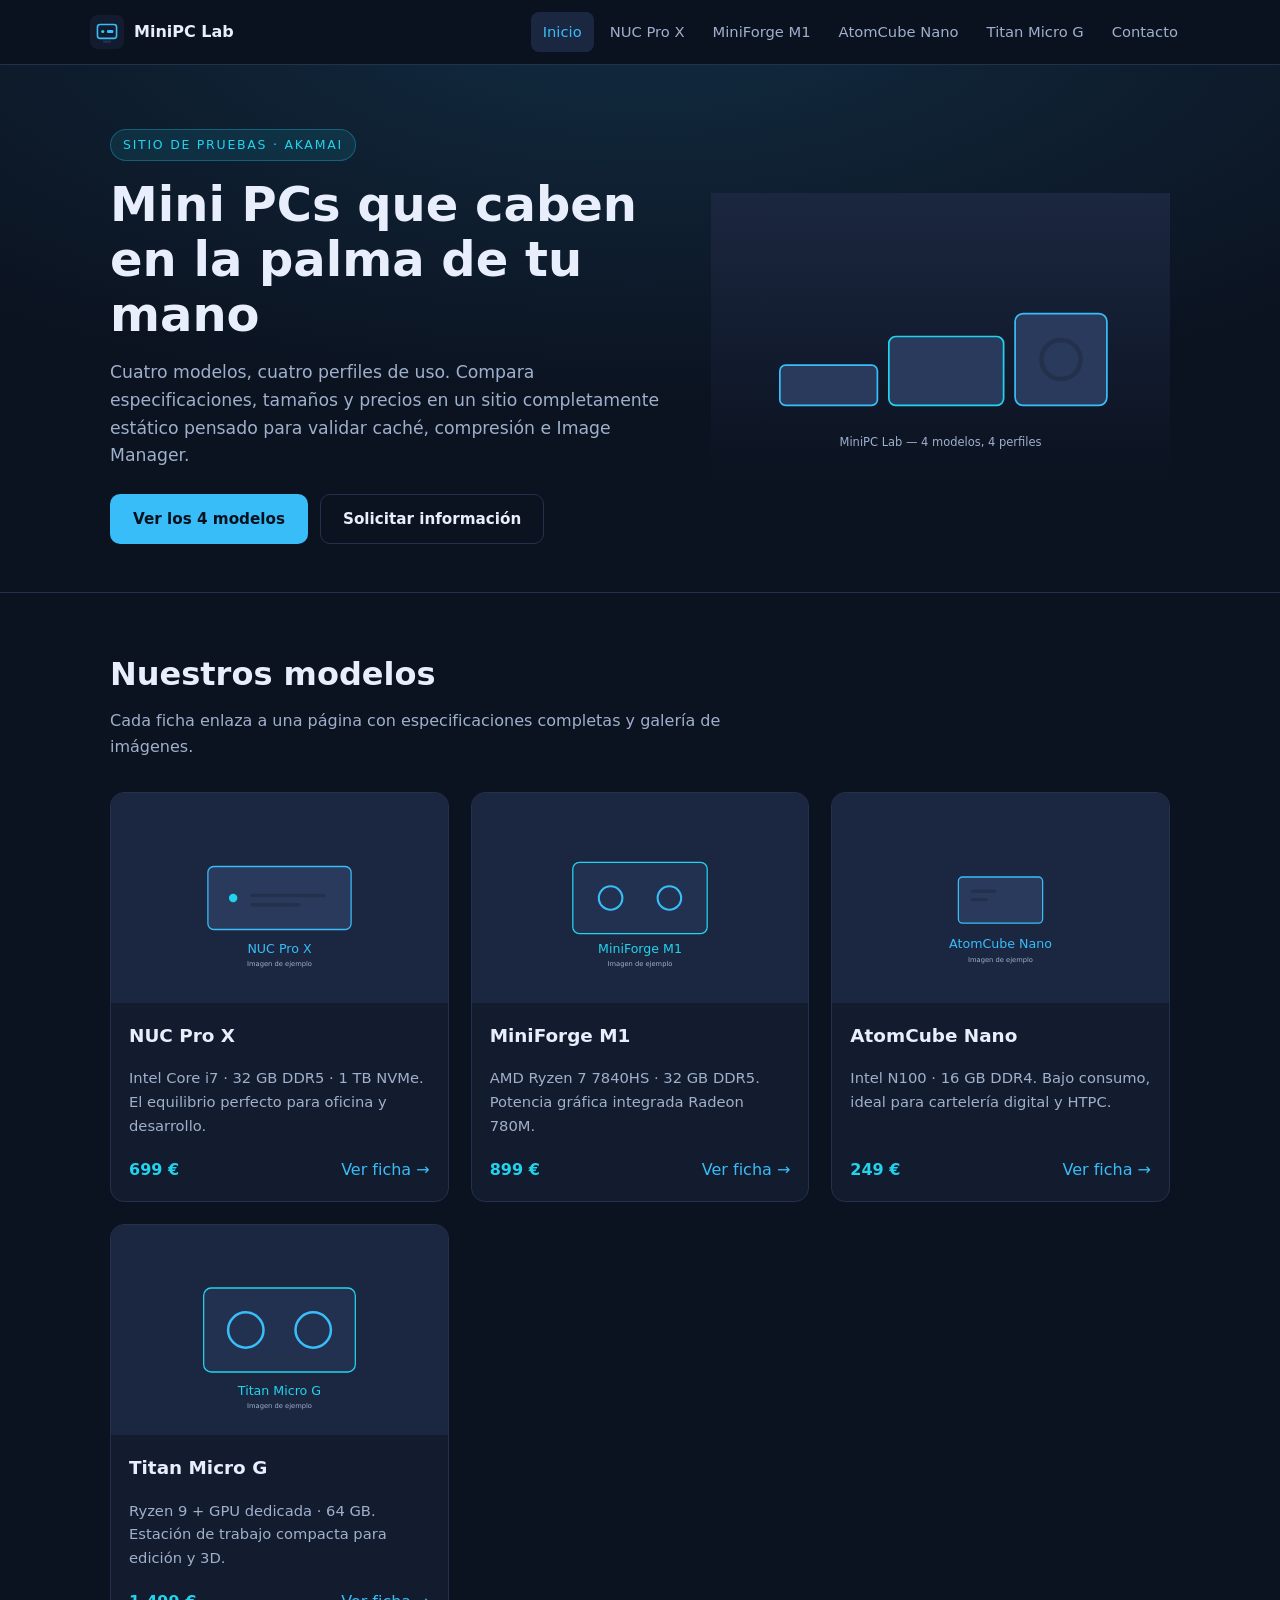
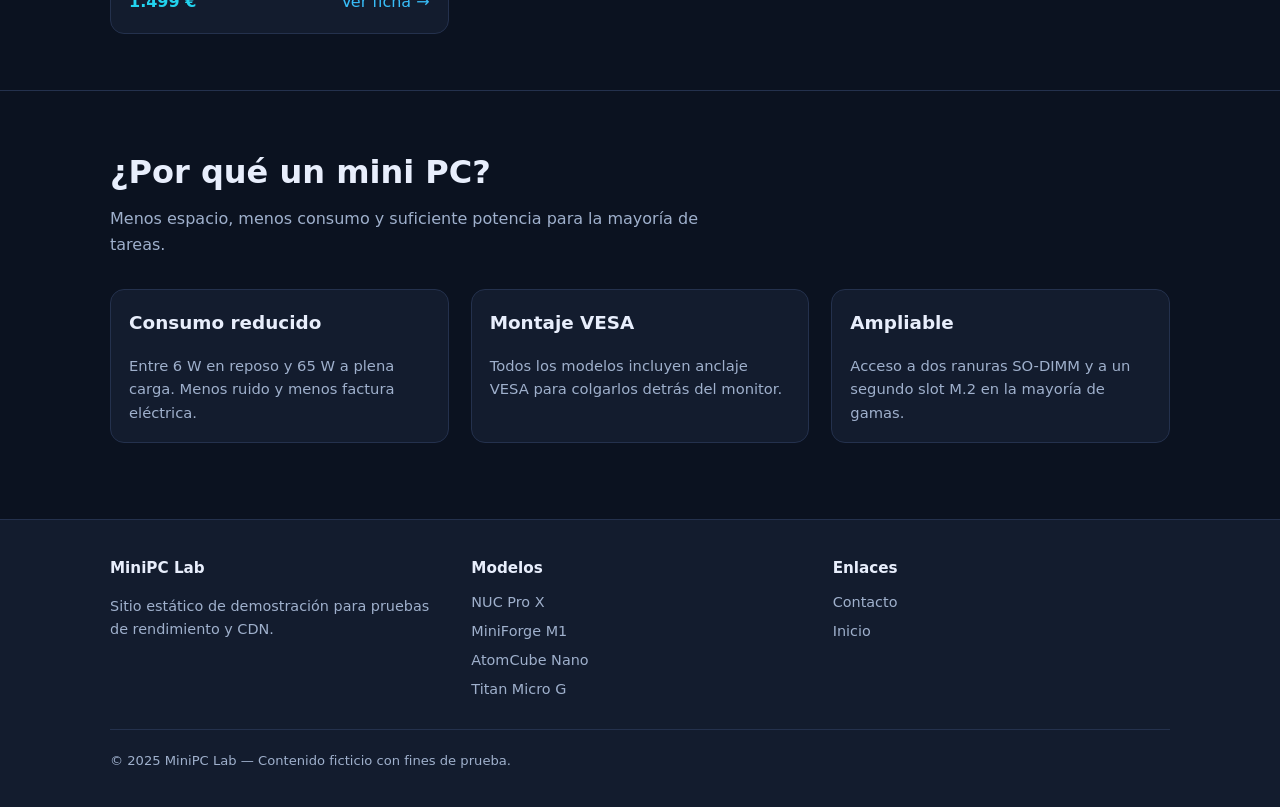
<file: index.html>
<!DOCTYPE html>
<html lang="es">
<head>
<meta charset="UTF-8">
<meta name="viewport" content="width=device-width, initial-scale=1.0">
<title>MiniPC Lab — Comparativa de mini PCs</title>
<meta name="description" content="Catálogo estático de mini PCs: NUC Pro X, MiniForge M1, AtomCube Nano y Titan Micro G. Especificaciones, fotos y precios.">
<link rel="stylesheet" href="css/estilos.css">
</head>
<body>

<header class="site-header">
  <div class="wrap header-inner">
    <a class="brand" href="index.html">
      <img src="img/logo.svg" alt="Logotipo MiniPC Lab">
      MiniPC Lab
    </a>
    <nav class="nav" aria-label="Navegación principal">
      <a href="index.html" aria-current="page">Inicio</a>
      <a href="nuc-pro-x.html">NUC Pro X</a>
      <a href="miniforge-m1.html">MiniForge M1</a>
      <a href="atomcube-nano.html">AtomCube Nano</a>
      <a href="titan-micro-g.html">Titan Micro G</a>
      <a href="contacto.html">Contacto</a>
    </nav>
  </div>
</header>

<main>

  <div class="hero">
    <div class="wrap hero-grid">
      <div>
        <span class="eyebrow">Sitio de pruebas · Akamai</span>
        <h1>Mini PCs que caben en la palma de tu mano</h1>
        <p class="lead">
          Cuatro modelos, cuatro perfiles de uso. Compara especificaciones,
          tamaños y precios en un sitio completamente estático pensado para
          validar caché, compresión e Image Manager.
        </p>
        <div class="btn-row">
          <a class="btn btn-primary" href="#modelos">Ver los 4 modelos</a>
          <a class="btn btn-ghost" href="contacto.html">Solicitar información</a>
        </div>
      </div>
      <img src="img/hero.svg" alt="Ilustración de tres mini PCs de distintos tamaños" width="800" height="500">
    </div>
  </div>

  <section id="modelos">
    <div class="wrap">
      <h2 class="section-title">Nuestros modelos</h2>
      <p class="section-sub">Cada ficha enlaza a una página con especificaciones completas y galería de imágenes.</p>

      <div class="grid">

        <article class="card">
          <img src="img/modelo-nuc.svg" alt="Mini PC NUC Pro X en color gris" width="800" height="500">
          <div class="card-body">
            <h3>NUC Pro X</h3>
            <p>Intel Core i7 · 32 GB DDR5 · 1 TB NVMe. El equilibrio perfecto para oficina y desarrollo.</p>
            <div class="card-foot">
              <span class="price">699 €</span>
              <a href="nuc-pro-x.html">Ver ficha →</a>
            </div>
          </div>
        </article>

        <article class="card">
          <img src="img/modelo-miniforge.svg" alt="Mini PC MiniForge M1 en color negro" width="800" height="500">
          <div class="card-body">
            <h3>MiniForge M1</h3>
            <p>AMD Ryzen 7 7840HS · 32 GB DDR5. Potencia gráfica integrada Radeon 780M.</p>
            <div class="card-foot">
              <span class="price">899 €</span>
              <a href="miniforge-m1.html">Ver ficha →</a>
            </div>
          </div>
        </article>

        <article class="card">
          <img src="img/modelo-atomcube.svg" alt="Mini PC AtomCube Nano de pequeño tamaño" width="800" height="500">
          <div class="card-body">
            <h3>AtomCube Nano</h3>
            <p>Intel N100 · 16 GB DDR4. Bajo consumo, ideal para cartelería digital y HTPC.</p>
            <div class="card-foot">
              <span class="price">249 €</span>
              <a href="atomcube-nano.html">Ver ficha →</a>
            </div>
          </div>
        </article>

        <article class="card">
          <img src="img/modelo-titan.svg" alt="Mini PC Titan Micro G con gráfica dedicada" width="800" height="500">
          <div class="card-body">
            <h3>Titan Micro G</h3>
            <p>Ryzen 9 + GPU dedicada · 64 GB. Estación de trabajo compacta para edición y 3D.</p>
            <div class="card-foot">
              <span class="price">1.499 €</span>
              <a href="titan-micro-g.html">Ver ficha →</a>
            </div>
          </div>
        </article>

      </div>
    </div>
  </section>

  <section>
    <div class="wrap">
      <h2 class="section-title">¿Por qué un mini PC?</h2>
      <p class="section-sub">Menos espacio, menos consumo y suficiente potencia para la mayoría de tareas.</p>
      <div class="grid">
        <div class="card"><div class="card-body">
          <h3>Consumo reducido</h3>
          <p>Entre 6 W en reposo y 65 W a plena carga. Menos ruido y menos factura eléctrica.</p>
        </div></div>
        <div class="card"><div class="card-body">
          <h3>Montaje VESA</h3>
          <p>Todos los modelos incluyen anclaje VESA para colgarlos detrás del monitor.</p>
        </div></div>
        <div class="card"><div class="card-body">
          <h3>Ampliable</h3>
          <p>Acceso a dos ranuras SO-DIMM y a un segundo slot M.2 en la mayoría de gamas.</p>
        </div></div>
      </div>
    </div>
  </section>

</main>

<footer class="site-footer">
  <div class="wrap">
    <div class="footer-grid">
      <div>
        <h4>MiniPC Lab</h4>
        <p>Sitio estático de demostración para pruebas de rendimiento y CDN.</p>
      </div>
      <div>
        <h4>Modelos</h4>
        <ul>
          <li><a href="nuc-pro-x.html">NUC Pro X</a></li>
          <li><a href="miniforge-m1.html">MiniForge M1</a></li>
          <li><a href="atomcube-nano.html">AtomCube Nano</a></li>
          <li><a href="titan-micro-g.html">Titan Micro G</a></li>
        </ul>
      </div>
      <div>
        <h4>Enlaces</h4>
        <ul>
          <li><a href="contacto.html">Contacto</a></li>
          <li><a href="index.html">Inicio</a></li>
        </ul>
      </div>
    </div>
    <div class="footer-bottom">
      © 2025 MiniPC Lab — Contenido ficticio con fines de prueba.
    </div>
  </div>
</footer>

</body>
</html>
</file>
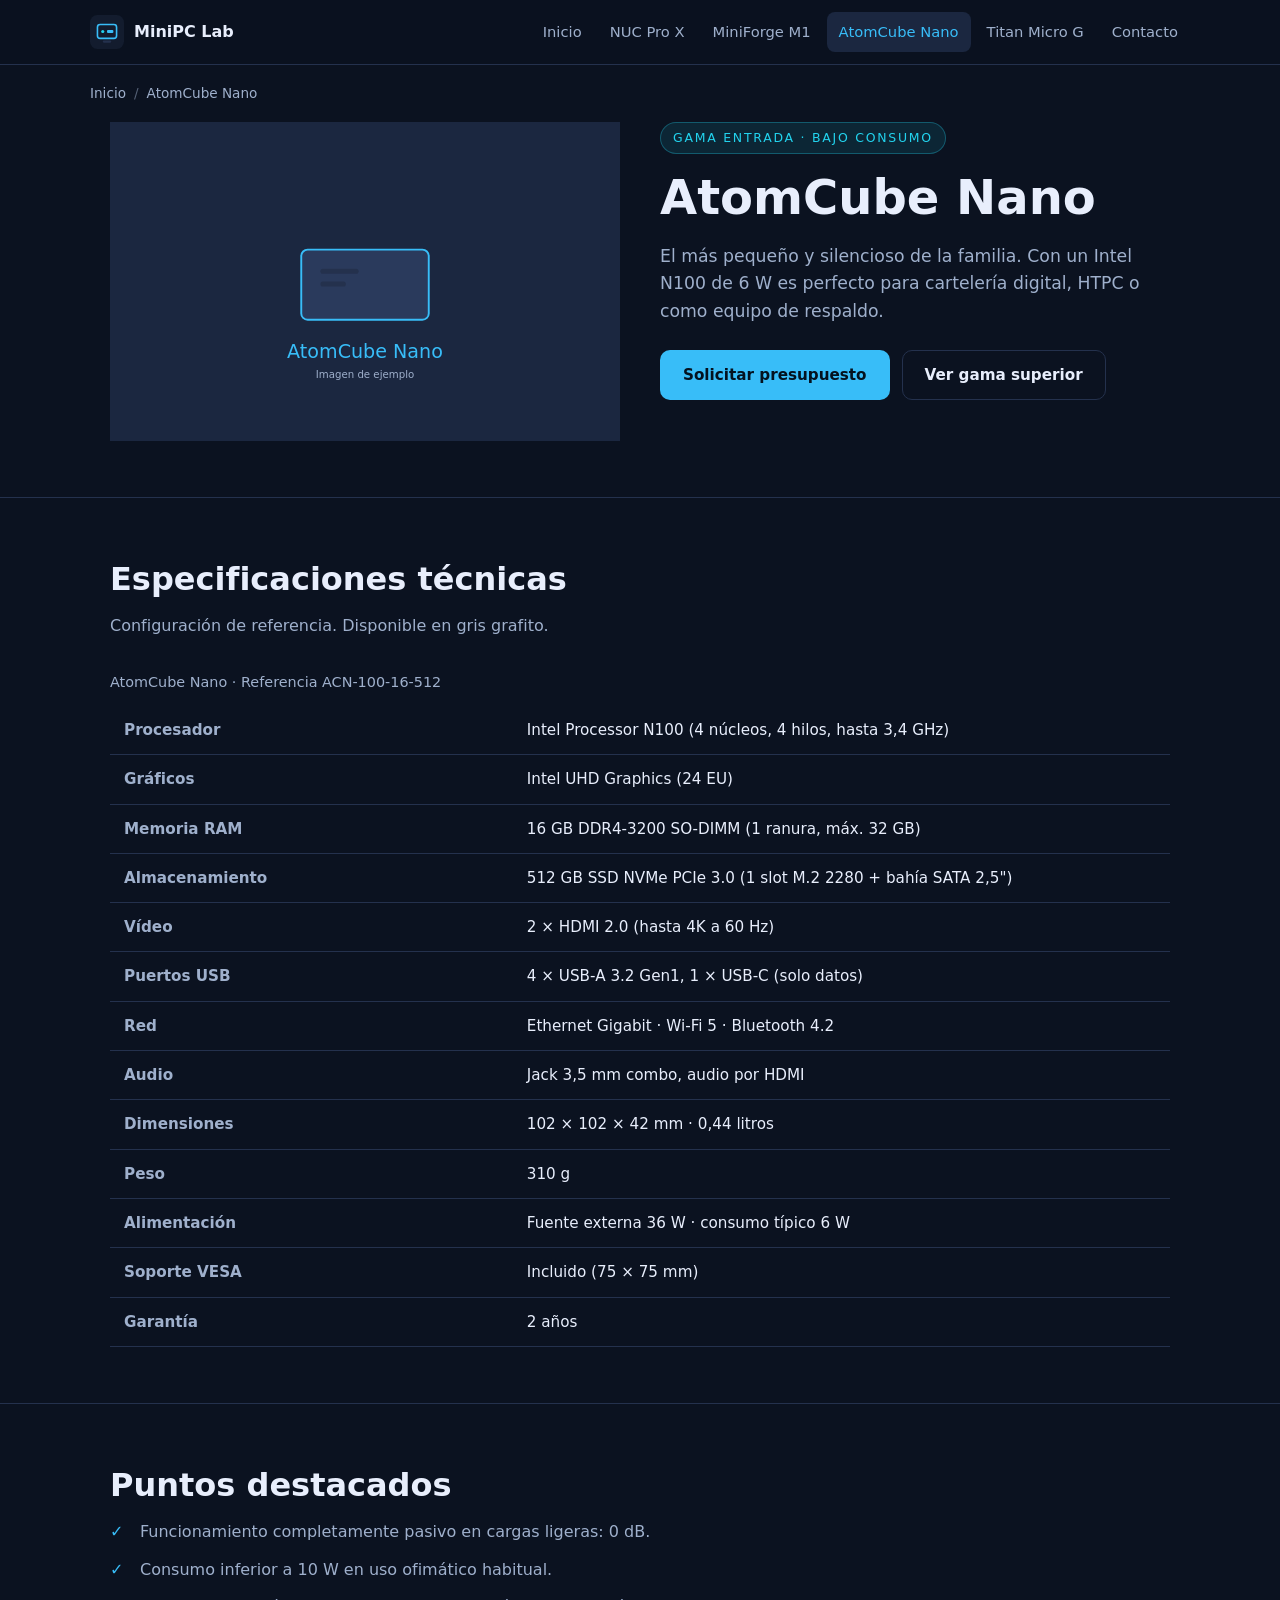
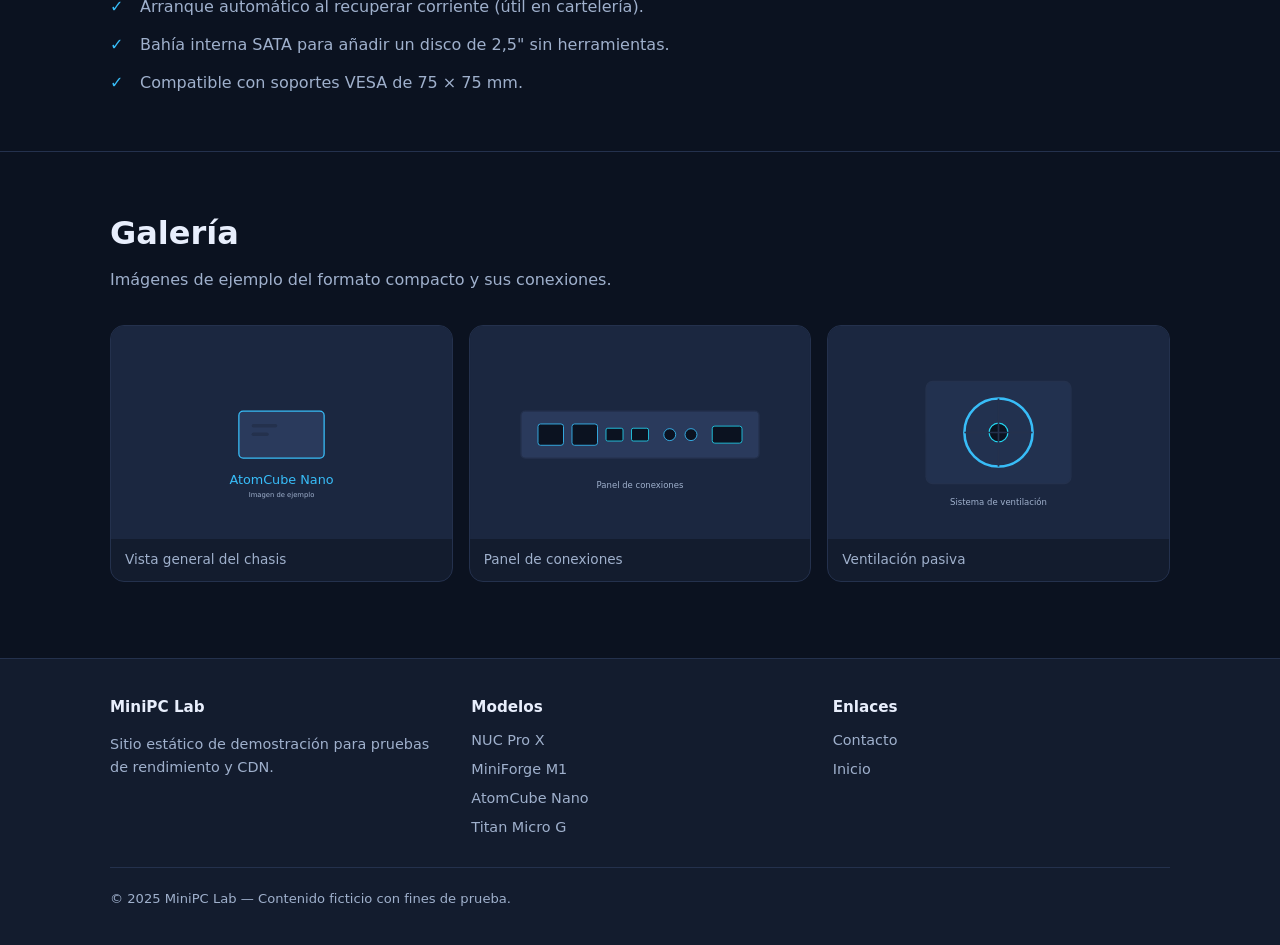
<file: atomcube-nano.html>
<!DOCTYPE html>
<html lang="es">
<head>
<meta charset="UTF-8">
<meta name="viewport" content="width=device-width, initial-scale=1.0">
<title>AtomCube Nano — MiniPC Lab</title>
<meta name="description" content="AtomCube Nano: Intel N100, 16 GB DDR4, 512 GB SSD. Mini PC de bajo consumo para HTPC y cartelería digital.">
<link rel="stylesheet" href="css/estilos.css">
</head>
<body>

<header class="site-header">
  <div class="wrap header-inner">
    <a class="brand" href="index.html">
      <img src="img/logo.svg" alt="Logotipo MiniPC Lab">
      MiniPC Lab
    </a>
    <nav class="nav" aria-label="Navegación principal">
      <a href="index.html">Inicio</a>
      <a href="nuc-pro-x.html">NUC Pro X</a>
      <a href="miniforge-m1.html">MiniForge M1</a>
      <a href="atomcube-nano.html" aria-current="page">AtomCube Nano</a>
      <a href="titan-micro-g.html">Titan Micro G</a>
      <a href="contacto.html">Contacto</a>
    </nav>
  </div>
</header>

<main>
  <div class="wrap crumbs"><a href="index.html">Inicio</a><span>/</span>AtomCube Nano</div>

  <section style="padding-top:0">
    <div class="wrap product">
      <img src="img/modelo-atomcube.svg" alt="Vista frontal del mini PC AtomCube Nano" width="800" height="500">
      <div>
        <span class="eyebrow">Gama entrada · bajo consumo</span>
        <h1>AtomCube Nano</h1>
        <p class="lead">
          El más pequeño y silencioso de la familia. Con un Intel N100 de 6 W
          es perfecto para cartelería digital, HTPC o como equipo de respaldo.
        </p>
        <div class="btn-row">
          <a class="btn btn-primary" href="contacto.html">Solicitar presupuesto</a>
          <a class="btn btn-ghost" href="nuc-pro-x.html">Ver gama superior</a>
        </div>
      </div>
    </div>
  </section>

  <section>
    <div class="wrap">
      <h2 class="section-title">Especificaciones técnicas</h2>
      <p class="section-sub">Configuración de referencia. Disponible en gris grafito.</p>

      <table class="specs">
        <caption>AtomCube Nano · Referencia ACN-100-16-512</caption>
        <tbody>
          <tr><th>Procesador</th><td>Intel Processor N100 (4 núcleos, 4 hilos, hasta 3,4 GHz)</td></tr>
          <tr><th>Gráficos</th><td>Intel UHD Graphics (24 EU)</td></tr>
          <tr><th>Memoria RAM</th><td>16 GB DDR4-3200 SO-DIMM (1 ranura, máx. 32 GB)</td></tr>
          <tr><th>Almacenamiento</th><td>512 GB SSD NVMe PCIe 3.0 (1 slot M.2 2280 + bahía SATA 2,5")</td></tr>
          <tr><th>Vídeo</th><td>2 × HDMI 2.0 (hasta 4K a 60 Hz)</td></tr>
          <tr><th>Puertos USB</th><td>4 × USB-A 3.2 Gen1, 1 × USB-C (solo datos)</td></tr>
          <tr><th>Red</th><td>Ethernet Gigabit · Wi-Fi 5 · Bluetooth 4.2</td></tr>
          <tr><th>Audio</th><td>Jack 3,5 mm combo, audio por HDMI</td></tr>
          <tr><th>Dimensiones</th><td>102 × 102 × 42 mm · 0,44 litros</td></tr>
          <tr><th>Peso</th><td>310 g</td></tr>
          <tr><th>Alimentación</th><td>Fuente externa 36 W · consumo típico 6 W</td></tr>
          <tr><th>Soporte VESA</th><td>Incluido (75 × 75 mm)</td></tr>
          <tr><th>Garantía</th><td>2 años</td></tr>
        </tbody>
      </table>
    </div>
  </section>

  <section>
    <div class="wrap">
      <h2 class="section-title">Puntos destacados</h2>
      <ul class="features">
        <li>Funcionamiento completamente pasivo en cargas ligeras: 0 dB.</li>
        <li>Consumo inferior a 10 W en uso ofimático habitual.</li>
        <li>Arranque automático al recuperar corriente (útil en cartelería).</li>
        <li>Bahía interna SATA para añadir un disco de 2,5" sin herramientas.</li>
        <li>Compatible con soportes VESA de 75 × 75 mm.</li>
      </ul>
    </div>
  </section>

  <section>
    <div class="wrap">
      <h2 class="section-title">Galería</h2>
      <p class="section-sub">Imágenes de ejemplo del formato compacto y sus conexiones.</p>
      <div class="gallery">
        <figure>
          <img src="img/modelo-atomcube.svg" alt="Vista general del AtomCube Nano" width="800" height="500">
          <figcaption>Vista general del chasis</figcaption>
        </figure>
        <figure>
          <img src="img/detalle-puertos.svg" alt="Detalle de los puertos del AtomCube Nano" width="800" height="500">
          <figcaption>Panel de conexiones</figcaption>
        </figure>
        <figure>
          <img src="img/detalle-ventilacion.svg" alt="Detalle de la ventilación pasiva del AtomCube Nano" width="800" height="500">
          <figcaption>Ventilación pasiva</figcaption>
        </figure>
      </div>
    </div>
  </section>
</main>

<footer class="site-footer">
  <div class="wrap">
    <div class="footer-grid">
      <div><h4>MiniPC Lab</h4><p>Sitio estático de demostración para pruebas de rendimiento y CDN.</p></div>
      <div><h4>Modelos</h4><ul>
        <li><a href="nuc-pro-x.html">NUC Pro X</a></li>
        <li><a href="miniforge-m1.html">MiniForge M1</a></li>
        <li><a href="atomcube-nano.html">AtomCube Nano</a></li>
        <li><a href="titan-micro-g.html">Titan Micro G</a></li>
      </ul></div>
      <div><h4>Enlaces</h4><ul>
        <li><a href="contacto.html">Contacto</a></li>
        <li><a href="index.html">Inicio</a></li>
      </ul></div>
    </div>
    <div class="footer-bottom">© 2025 MiniPC Lab — Contenido ficticio con fines de prueba.</div>
  </div>
</footer>

</body>
</html>
</file>
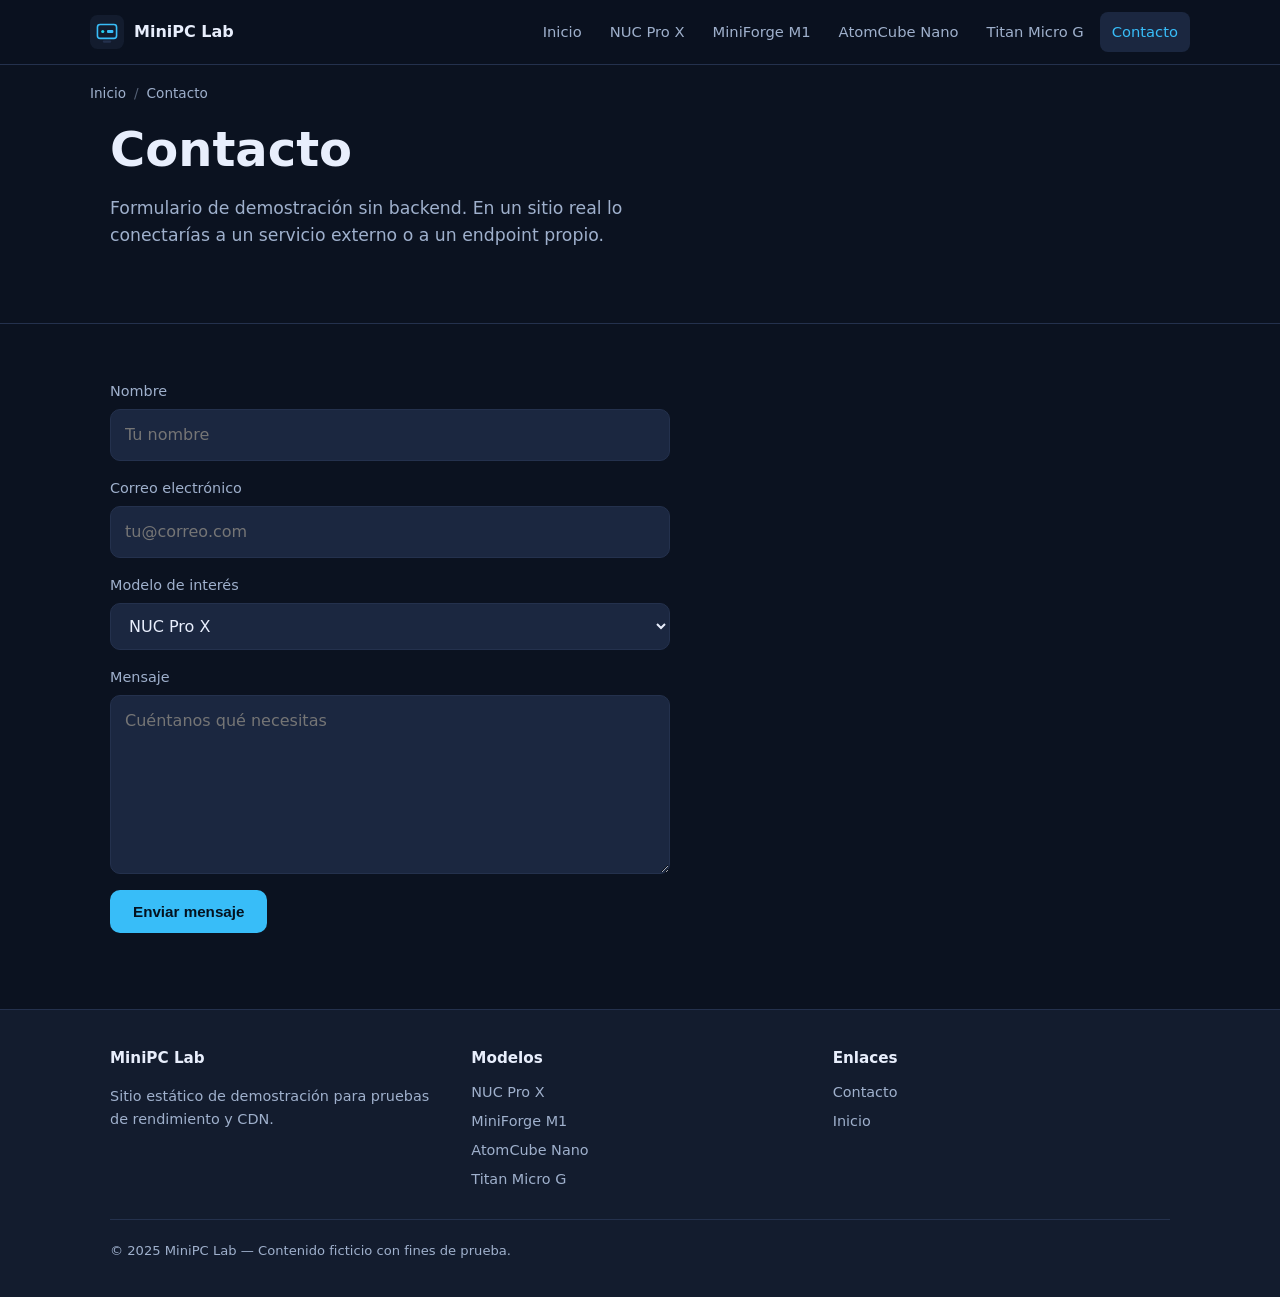
<file: contacto.html>
<!DOCTYPE html>
<html lang="es">
<head>
<meta charset="UTF-8">
<meta name="viewport" content="width=device-width, initial-scale=1.0">
<title>Contacto — MiniPC Lab</title>
<meta name="description" content="Formulario de contacto estático de MiniPC Lab para solicitar información sobre mini PCs.">
<link rel="stylesheet" href="css/estilos.css">
</head>
<body>

<header class="site-header">
  <div class="wrap header-inner">
    <a class="brand" href="index.html">
      <img src="img/logo.svg" alt="Logotipo MiniPC Lab">
      MiniPC Lab
    </a>
    <nav class="nav" aria-label="Navegación principal">
      <a href="index.html">Inicio</a>
      <a href="nuc-pro-x.html">NUC Pro X</a>
      <a href="miniforge-m1.html">MiniForge M1</a>
      <a href="atomcube-nano.html">AtomCube Nano</a>
      <a href="titan-micro-g.html">Titan Micro G</a>
      <a href="contacto.html" aria-current="page">Contacto</a>
    </nav>
  </div>
</header>

<main>
  <div class="wrap crumbs"><a href="index.html">Inicio</a><span>/</span>Contacto</div>

  <section style="padding-top:0">
    <div class="wrap">
      <h1>Contacto</h1>
      <p class="lead">
        Formulario de demostración sin backend. En un sitio real lo conectarías
        a un servicio externo o a un endpoint propio.
      </p>
    </div>
  </section>

  <section>
    <div class="wrap">
      <form class="form" action="#" method="post">
        <div class="field">
          <label for="nombre">Nombre</label>
          <input type="text" id="nombre" name="nombre" placeholder="Tu nombre" required>
        </div>
        <div class="field">
          <label for="email">Correo electrónico</label>
          <input type="email" id="email" name="email" placeholder="tu@correo.com" required>
        </div>
        <div class="field">
          <label for="modelo">Modelo de interés</label>
          <select id="modelo" name="modelo">
            <option value="nuc-pro-x">NUC Pro X</option>
            <option value="miniforge-m1">MiniForge M1</option>
            <option value="atomcube-nano">AtomCube Nano</option>
            <option value="titan-micro-g">Titan Micro G</option>
            <option value="otro">Otro / asesoramiento</option>
          </select>
        </div>
        <div class="field">
          <label for="mensaje">Mensaje</label>
          <textarea id="mensaje" name="mensaje" rows="6" placeholder="Cuéntanos qué necesitas"></textarea>
        </div>
        <div>
          <button class="btn btn-primary" type="submit">Enviar mensaje</button>
        </div>
      </form>
    </div>
  </section>
</main>

<footer class="site-footer">
  <div class="wrap">
    <div class="footer-grid">
      <div><h4>MiniPC Lab</h4><p>Sitio estático de demostración para pruebas de rendimiento y CDN.</p></div>
      <div><h4>Modelos</h4><ul>
        <li><a href="nuc-pro-x.html">NUC Pro X</a></li>
        <li><a href="miniforge-m1.html">MiniForge M1</a></li>
        <li><a href="atomcube-nano.html">AtomCube Nano</a></li>
        <li><a href="titan-micro-g.html">Titan Micro G</a></li>
      </ul></div>
      <div><h4>Enlaces</h4><ul>
        <li><a href="contacto.html">Contacto</a></li>
        <li><a href="index.html">Inicio</a></li>
      </ul></div>
    </div>
    <div class="footer-bottom">© 2025 MiniPC Lab — Contenido ficticio con fines de prueba.</div>
  </div>
</footer>

</body>
</html>
</file>
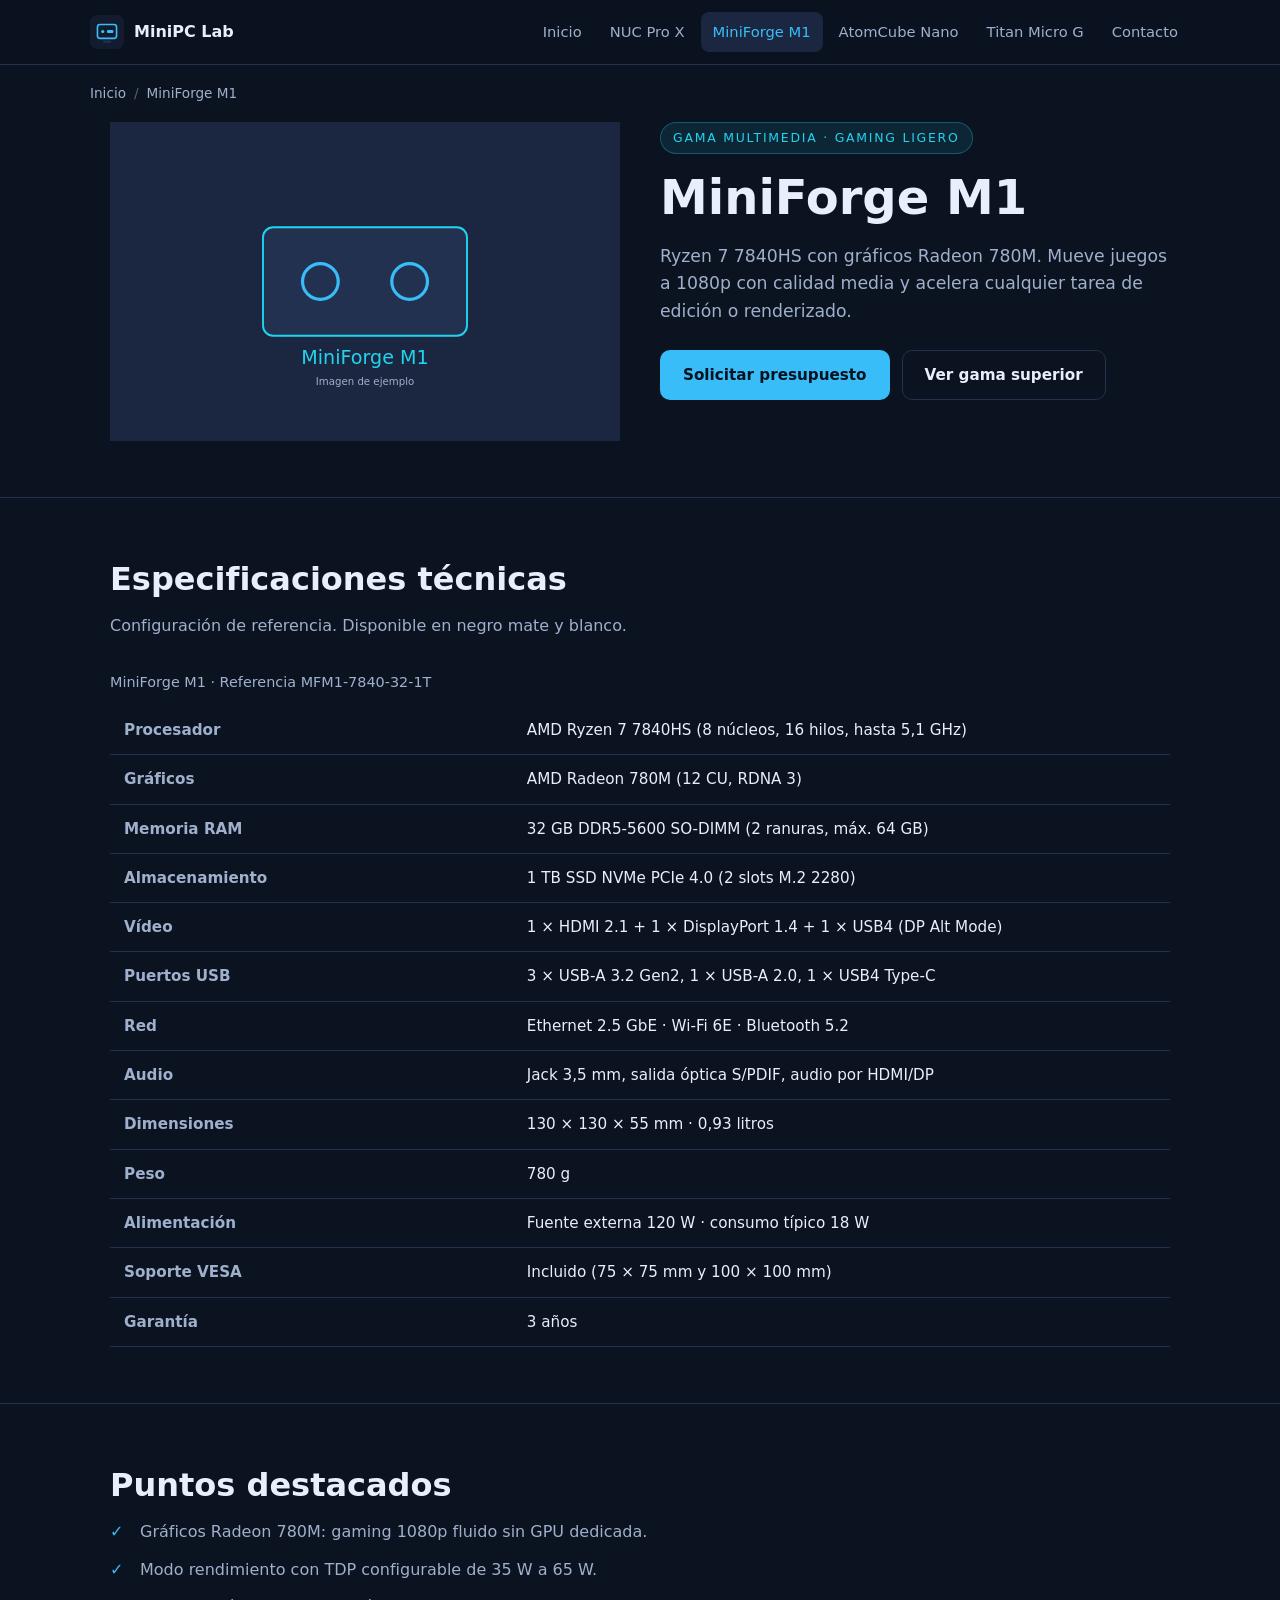
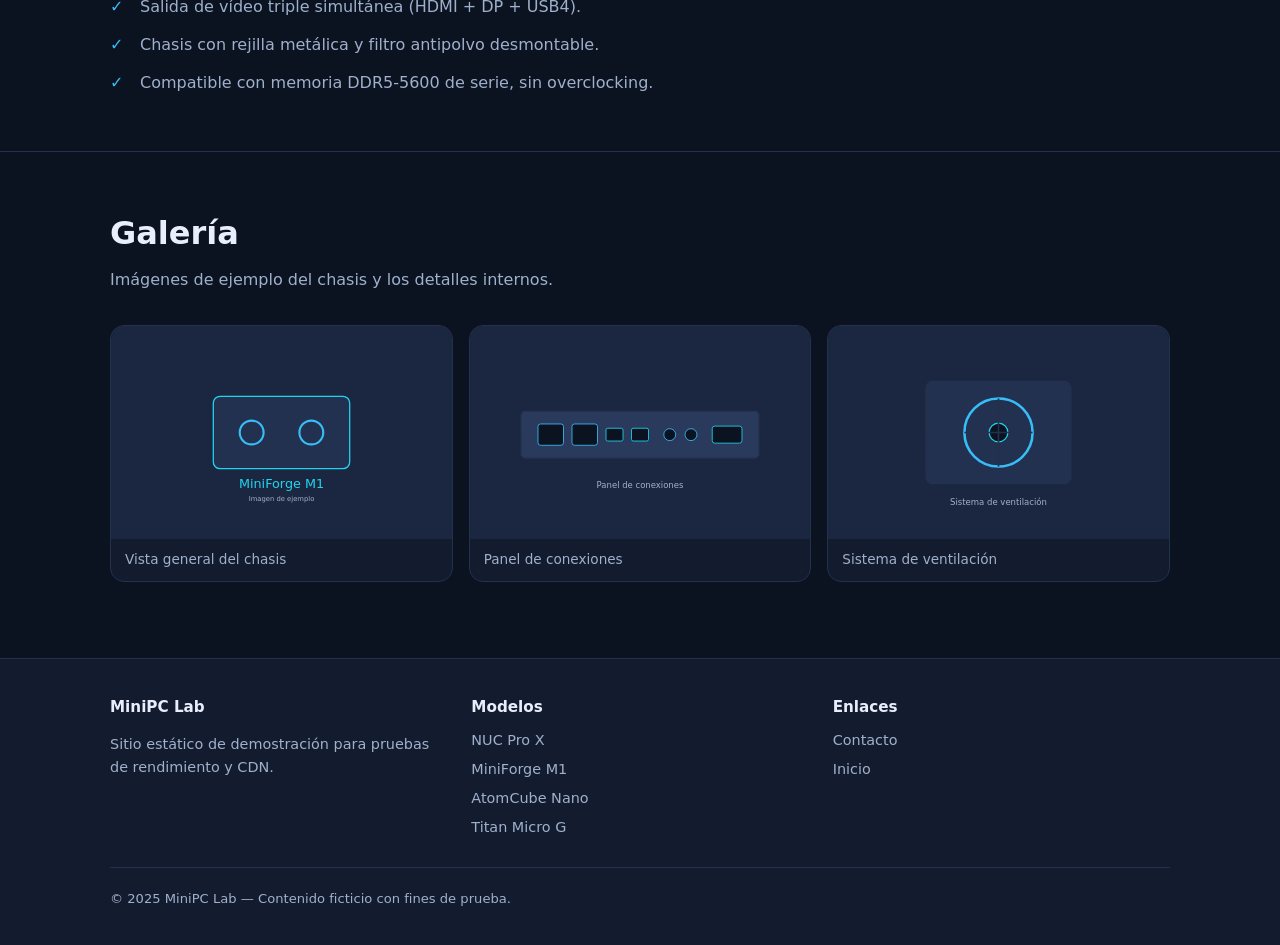
<file: miniforge-m1.html>
<!DOCTYPE html>
<html lang="es">
<head>
<meta charset="UTF-8">
<meta name="viewport" content="width=device-width, initial-scale=1.0">
<title>MiniForge M1 — MiniPC Lab</title>
<meta name="description" content="MiniForge M1: AMD Ryzen 7 7840HS, Radeon 780M, 32 GB DDR5. Especificaciones completas y galería.">
<link rel="stylesheet" href="css/estilos.css">
</head>
<body>

<header class="site-header">
  <div class="wrap header-inner">
    <a class="brand" href="index.html">
      <img src="img/logo.svg" alt="Logotipo MiniPC Lab">
      MiniPC Lab
    </a>
    <nav class="nav" aria-label="Navegación principal">
      <a href="index.html">Inicio</a>
      <a href="nuc-pro-x.html">NUC Pro X</a>
      <a href="miniforge-m1.html" aria-current="page">MiniForge M1</a>
      <a href="atomcube-nano.html">AtomCube Nano</a>
      <a href="titan-micro-g.html">Titan Micro G</a>
      <a href="contacto.html">Contacto</a>
    </nav>
  </div>
</header>

<main>
  <div class="wrap crumbs"><a href="index.html">Inicio</a><span>/</span>MiniForge M1</div>

  <section style="padding-top:0">
    <div class="wrap product">
      <img src="img/modelo-miniforge.svg" alt="Vista frontal del mini PC MiniForge M1" width="800" height="500">
      <div>
        <span class="eyebrow">Gama multimedia · gaming ligero</span>
        <h1>MiniForge M1</h1>
        <p class="lead">
          Ryzen 7 7840HS con gráficos Radeon 780M. Mueve juegos a 1080p con
          calidad media y acelera cualquier tarea de edición o renderizado.
        </p>
        <div class="btn-row">
          <a class="btn btn-primary" href="contacto.html">Solicitar presupuesto</a>
          <a class="btn btn-ghost" href="titan-micro-g.html">Ver gama superior</a>
        </div>
      </div>
    </div>
  </section>

  <section>
    <div class="wrap">
      <h2 class="section-title">Especificaciones técnicas</h2>
      <p class="section-sub">Configuración de referencia. Disponible en negro mate y blanco.</p>

      <table class="specs">
        <caption>MiniForge M1 · Referencia MFM1-7840-32-1T</caption>
        <tbody>
          <tr><th>Procesador</th><td>AMD Ryzen 7 7840HS (8 núcleos, 16 hilos, hasta 5,1 GHz)</td></tr>
          <tr><th>Gráficos</th><td>AMD Radeon 780M (12 CU, RDNA 3)</td></tr>
          <tr><th>Memoria RAM</th><td>32 GB DDR5-5600 SO-DIMM (2 ranuras, máx. 64 GB)</td></tr>
          <tr><th>Almacenamiento</th><td>1 TB SSD NVMe PCIe 4.0 (2 slots M.2 2280)</td></tr>
          <tr><th>Vídeo</th><td>1 × HDMI 2.1 + 1 × DisplayPort 1.4 + 1 × USB4 (DP Alt Mode)</td></tr>
          <tr><th>Puertos USB</th><td>3 × USB-A 3.2 Gen2, 1 × USB-A 2.0, 1 × USB4 Type-C</td></tr>
          <tr><th>Red</th><td>Ethernet 2.5 GbE · Wi-Fi 6E · Bluetooth 5.2</td></tr>
          <tr><th>Audio</th><td>Jack 3,5 mm, salida óptica S/PDIF, audio por HDMI/DP</td></tr>
          <tr><th>Dimensiones</th><td>130 × 130 × 55 mm · 0,93 litros</td></tr>
          <tr><th>Peso</th><td>780 g</td></tr>
          <tr><th>Alimentación</th><td>Fuente externa 120 W · consumo típico 18 W</td></tr>
          <tr><th>Soporte VESA</th><td>Incluido (75 × 75 mm y 100 × 100 mm)</td></tr>
          <tr><th>Garantía</th><td>3 años</td></tr>
        </tbody>
      </table>
    </div>
  </section>

  <section>
    <div class="wrap">
      <h2 class="section-title">Puntos destacados</h2>
      <ul class="features">
        <li>Gráficos Radeon 780M: gaming 1080p fluido sin GPU dedicada.</li>
        <li>Modo rendimiento con TDP configurable de 35 W a 65 W.</li>
        <li>Salida de vídeo triple simultánea (HDMI + DP + USB4).</li>
        <li>Chasis con rejilla metálica y filtro antipolvo desmontable.</li>
        <li>Compatible con memoria DDR5-5600 de serie, sin overclocking.</li>
      </ul>
    </div>
  </section>

  <section>
    <div class="wrap">
      <h2 class="section-title">Galería</h2>
      <p class="section-sub">Imágenes de ejemplo del chasis y los detalles internos.</p>
      <div class="gallery">
        <figure>
          <img src="img/modelo-miniforge.svg" alt="Vista general del MiniForge M1" width="800" height="500">
          <figcaption>Vista general del chasis</figcaption>
        </figure>
        <figure>
          <img src="img/detalle-puertos.svg" alt="Detalle de los puertos del MiniForge M1" width="800" height="500">
          <figcaption>Panel de conexiones</figcaption>
        </figure>
        <figure>
          <img src="img/detalle-ventilacion.svg" alt="Detalle del sistema de ventilación del MiniForge M1" width="800" height="500">
          <figcaption>Sistema de ventilación</figcaption>
        </figure>
      </div>
    </div>
  </section>
</main>

<footer class="site-footer">
  <div class="wrap">
    <div class="footer-grid">
      <div><h4>MiniPC Lab</h4><p>Sitio estático de demostración para pruebas de rendimiento y CDN.</p></div>
      <div><h4>Modelos</h4><ul>
        <li><a href="nuc-pro-x.html">NUC Pro X</a></li>
        <li><a href="miniforge-m1.html">MiniForge M1</a></li>
        <li><a href="atomcube-nano.html">AtomCube Nano</a></li>
        <li><a href="titan-micro-g.html">Titan Micro G</a></li>
      </ul></div>
      <div><h4>Enlaces</h4><ul>
        <li><a href="contacto.html">Contacto</a></li>
        <li><a href="index.html">Inicio</a></li>
      </ul></div>
    </div>
    <div class="footer-bottom">© 2025 MiniPC Lab — Contenido ficticio con fines de prueba.</div>
  </div>
</footer>

</body>
</html>
</file>
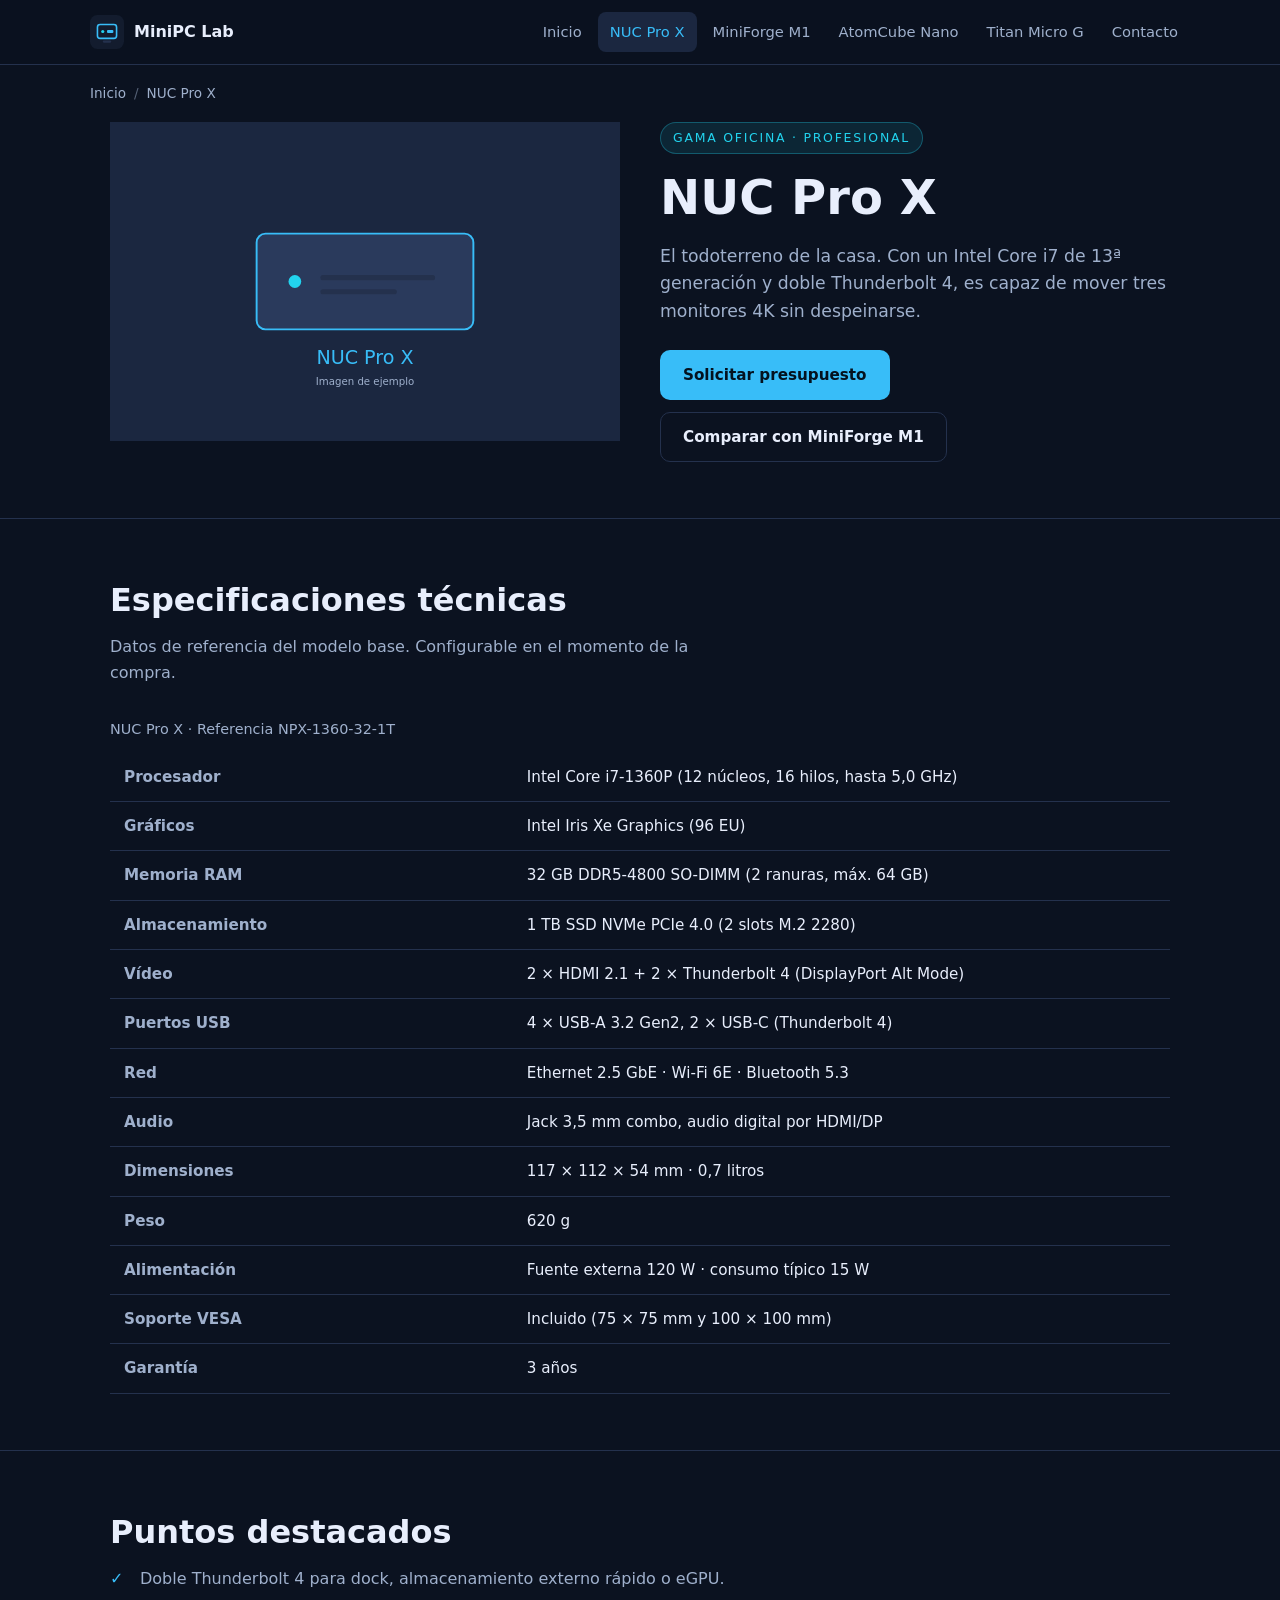
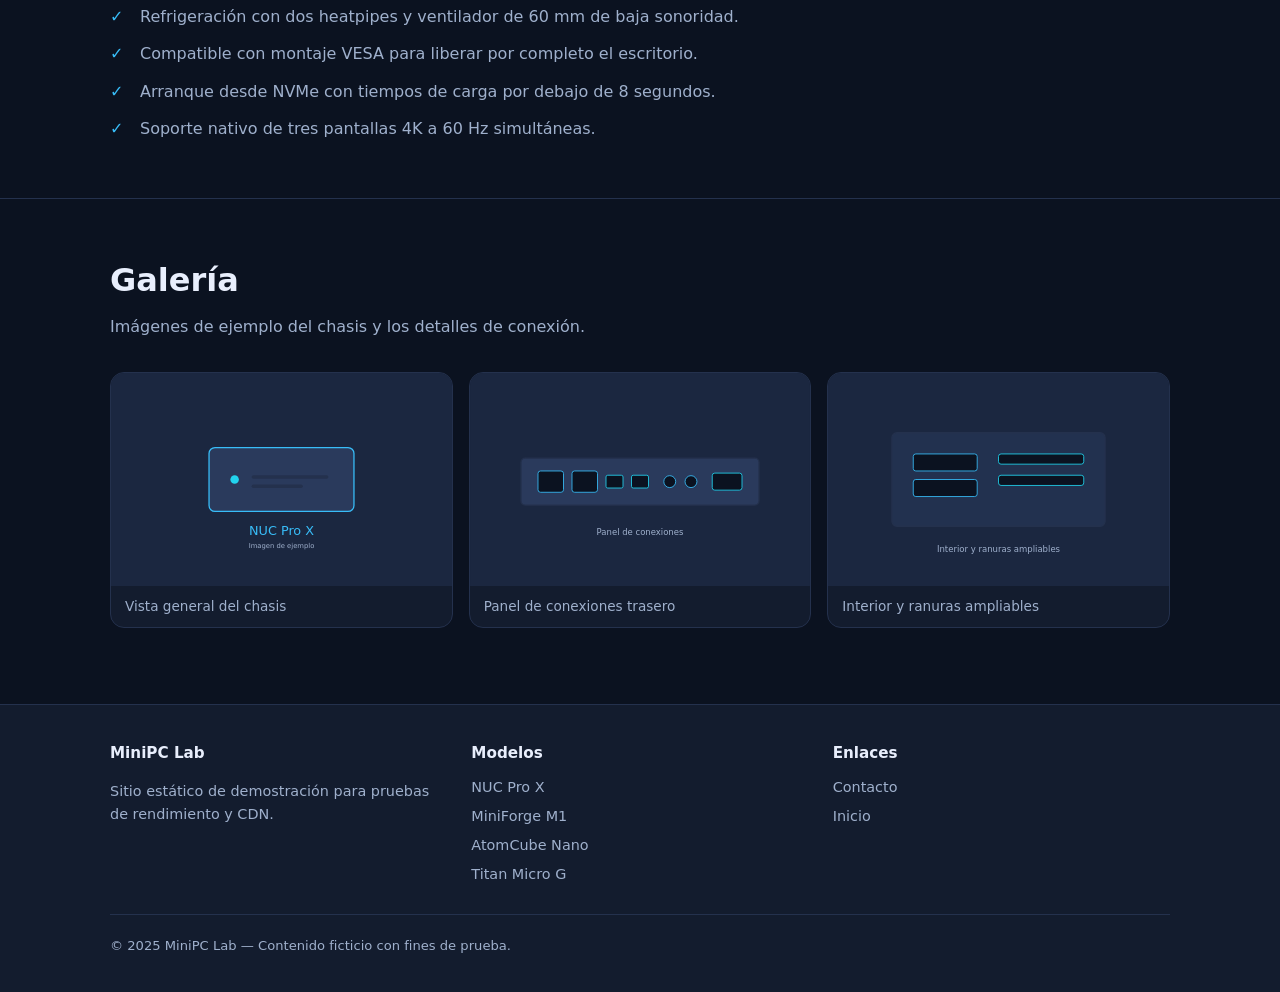
<file: nuc-pro-x.html>
<!DOCTYPE html>
<html lang="es">
<head>
<meta charset="UTF-8">
<meta name="viewport" content="width=device-width, initial-scale=1.0">
<title>NUC Pro X — MiniPC Lab</title>
<meta name="description" content="NUC Pro X: Intel Core i7-1360P, 32 GB DDR5, 1 TB NVMe, Thunderbolt 4. Especificaciones completas y galería.">
<link rel="stylesheet" href="css/estilos.css">
</head>
<body>

<header class="site-header">
  <div class="wrap header-inner">
    <a class="brand" href="index.html">
      <img src="img/logo.svg" alt="Logotipo MiniPC Lab">
      MiniPC Lab
    </a>
    <nav class="nav" aria-label="Navegación principal">
      <a href="index.html">Inicio</a>
      <a href="nuc-pro-x.html" aria-current="page">NUC Pro X</a>
      <a href="miniforge-m1.html">MiniForge M1</a>
      <a href="atomcube-nano.html">AtomCube Nano</a>
      <a href="titan-micro-g.html">Titan Micro G</a>
      <a href="contacto.html">Contacto</a>
    </nav>
  </div>
</header>

<main>
  <div class="wrap crumbs">
    <a href="index.html">Inicio</a><span>/</span>NUC Pro X
  </div>

  <section style="padding-top:0">
    <div class="wrap product">
      <img src="img/modelo-nuc.svg" alt="Vista frontal del mini PC NUC Pro X" width="800" height="500">

      <div>
        <span class="eyebrow">Gama oficina · profesional</span>
        <h1>NUC Pro X</h1>
        <p class="lead">
          El todoterreno de la casa. Con un Intel Core i7 de 13ª generación y
          doble Thunderbolt 4, es capaz de mover tres monitores 4K sin despeinarse.
        </p>

        <div class="btn-row">
          <a class="btn btn-primary" href="contacto.html">Solicitar presupuesto</a>
          <a class="btn btn-ghost" href="miniforge-m1.html">Comparar con MiniForge M1</a>
        </div>
      </div>
    </div>
  </section>

  <section>
    <div class="wrap">
      <h2 class="section-title">Especificaciones técnicas</h2>
      <p class="section-sub">Datos de referencia del modelo base. Configurable en el momento de la compra.</p>

      <table class="specs">
        <caption>NUC Pro X · Referencia NPX-1360-32-1T</caption>
        <tbody>
          <tr><th>Procesador</th><td>Intel Core i7-1360P (12 núcleos, 16 hilos, hasta 5,0 GHz)</td></tr>
          <tr><th>Gráficos</th><td>Intel Iris Xe Graphics (96 EU)</td></tr>
          <tr><th>Memoria RAM</th><td>32 GB DDR5-4800 SO-DIMM (2 ranuras, máx. 64 GB)</td></tr>
          <tr><th>Almacenamiento</th><td>1 TB SSD NVMe PCIe 4.0 (2 slots M.2 2280)</td></tr>
          <tr><th>Vídeo</th><td>2 × HDMI 2.1 + 2 × Thunderbolt 4 (DisplayPort Alt Mode)</td></tr>
          <tr><th>Puertos USB</th><td>4 × USB-A 3.2 Gen2, 2 × USB-C (Thunderbolt 4)</td></tr>
          <tr><th>Red</th><td>Ethernet 2.5 GbE · Wi-Fi 6E · Bluetooth 5.3</td></tr>
          <tr><th>Audio</th><td>Jack 3,5 mm combo, audio digital por HDMI/DP</td></tr>
          <tr><th>Dimensiones</th><td>117 × 112 × 54 mm · 0,7 litros</td></tr>
          <tr><th>Peso</th><td>620 g</td></tr>
          <tr><th>Alimentación</th><td>Fuente externa 120 W · consumo típico 15 W</td></tr>
          <tr><th>Soporte VESA</th><td>Incluido (75 × 75 mm y 100 × 100 mm)</td></tr>
          <tr><th>Garantía</th><td>3 años</td></tr>
        </tbody>
      </table>
    </div>
  </section>

  <section>
    <div class="wrap">
      <h2 class="section-title">Puntos destacados</h2>
      <ul class="features">
        <li>Doble Thunderbolt 4 para dock, almacenamiento externo rápido o eGPU.</li>
        <li>Refrigeración con dos heatpipes y ventilador de 60 mm de baja sonoridad.</li>
        <li>Compatible con montaje VESA para liberar por completo el escritorio.</li>
        <li>Arranque desde NVMe con tiempos de carga por debajo de 8 segundos.</li>
        <li>Soporte nativo de tres pantallas 4K a 60 Hz simultáneas.</li>
      </ul>
    </div>
  </section>

  <section>
    <div class="wrap">
      <h2 class="section-title">Galería</h2>
      <p class="section-sub">Imágenes de ejemplo del chasis y los detalles de conexión.</p>
      <div class="gallery">
        <figure>
          <img src="img/modelo-nuc.svg" alt="Vista general del NUC Pro X" width="800" height="500">
          <figcaption>Vista general del chasis</figcaption>
        </figure>
        <figure>
          <img src="img/detalle-puertos.svg" alt="Detalle de los puertos traseros del NUC Pro X" width="800" height="500">
          <figcaption>Panel de conexiones trasero</figcaption>
        </figure>
        <figure>
          <img src="img/detalle-interior.svg" alt="Detalle del interior y las ranuras de memoria" width="800" height="500">
          <figcaption>Interior y ranuras ampliables</figcaption>
        </figure>
      </div>
    </div>
  </section>
</main>

<footer class="site-footer">
  <div class="wrap">
    <div class="footer-grid">
      <div>
        <h4>MiniPC Lab</h4>
        <p>Sitio estático de demostración para pruebas de rendimiento y CDN.</p>
      </div>
      <div>
        <h4>Modelos</h4>
        <ul>
          <li><a href="nuc-pro-x.html">NUC Pro X</a></li>
          <li><a href="miniforge-m1.html">MiniForge M1</a></li>
          <li><a href="atomcube-nano.html">AtomCube Nano</a></li>
          <li><a href="titan-micro-g.html">Titan Micro G</a></li>
        </ul>
      </div>
      <div>
        <h4>Enlaces</h4>
        <ul>
          <li><a href="contacto.html">Contacto</a></li>
          <li><a href="index.html">Inicio</a></li>
        </ul>
      </div>
    </div>
    <div class="footer-bottom">© 2025 MiniPC Lab — Contenido ficticio con fines de prueba.</div>
  </div>
</footer>

</body>
</html>
</file>
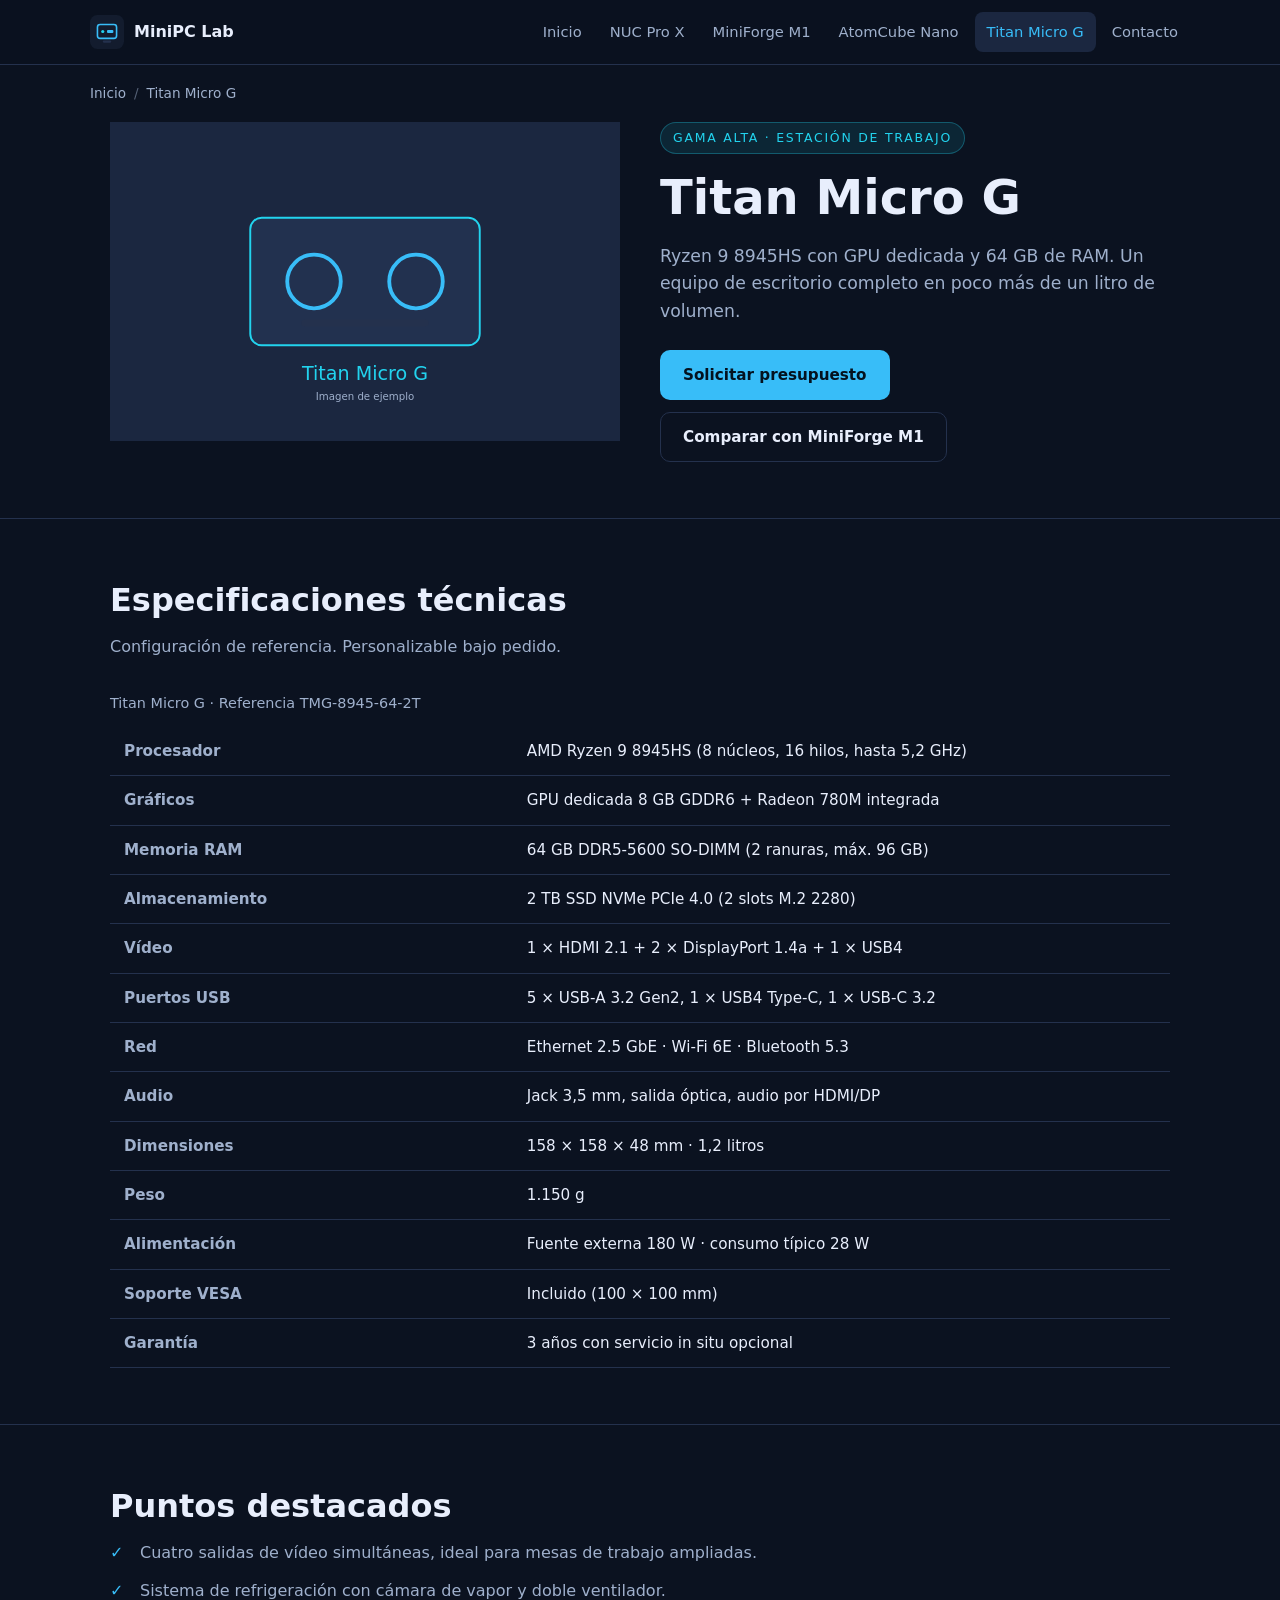
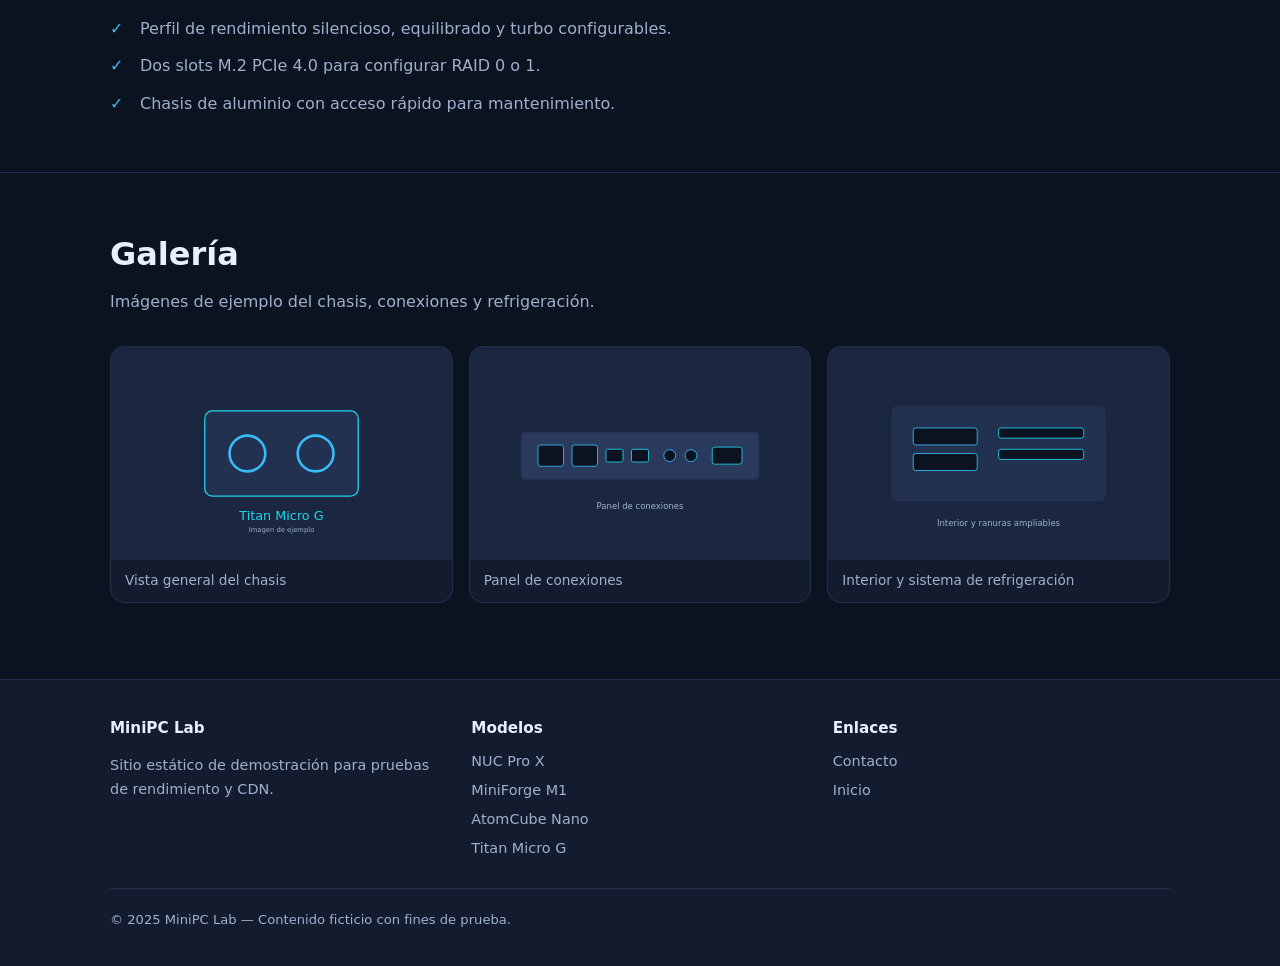
<file: titan-micro-g.html>
<!DOCTYPE html>
<html lang="es">
<head>
<meta charset="UTF-8">
<meta name="viewport" content="width=device-width, initial-scale=1.0">
<title>Titan Micro G — MiniPC Lab</title>
<meta name="description" content="Titan Micro G: Ryzen 9 8945HS, GPU dedicada, 64 GB DDR5. Estación de trabajo compacta para edición y 3D.">
<link rel="stylesheet" href="css/estilos.css">
</head>
<body>

<header class="site-header">
  <div class="wrap header-inner">
    <a class="brand" href="index.html">
      <img src="img/logo.svg" alt="Logotipo MiniPC Lab">
      MiniPC Lab
    </a>
    <nav class="nav" aria-label="Navegación principal">
      <a href="index.html">Inicio</a>
      <a href="nuc-pro-x.html">NUC Pro X</a>
      <a href="miniforge-m1.html">MiniForge M1</a>
      <a href="atomcube-nano.html">AtomCube Nano</a>
      <a href="titan-micro-g.html" aria-current="page">Titan Micro G</a>
      <a href="contacto.html">Contacto</a>
    </nav>
  </div>
</header>

<main>
  <div class="wrap crumbs"><a href="index.html">Inicio</a><span>/</span>Titan Micro G</div>

  <section style="padding-top:0">
    <div class="wrap product">
      <img src="img/modelo-titan.svg" alt="Vista frontal del mini PC Titan Micro G" width="800" height="500">
      <div>
        <span class="eyebrow">Gama alta · estación de trabajo</span>
        <h1>Titan Micro G</h1>
        <p class="lead">
          Ryzen 9 8945HS con GPU dedicada y 64 GB de RAM. Un equipo de
          escritorio completo en poco más de un litro de volumen.
        </p>
        <div class="btn-row">
          <a class="btn btn-primary" href="contacto.html">Solicitar presupuesto</a>
          <a class="btn btn-ghost" href="miniforge-m1.html">Comparar con MiniForge M1</a>
        </div>
      </div>
    </div>
  </section>

  <section>
    <div class="wrap">
      <h2 class="section-title">Especificaciones técnicas</h2>
      <p class="section-sub">Configuración de referencia. Personalizable bajo pedido.</p>

      <table class="specs">
        <caption>Titan Micro G · Referencia TMG-8945-64-2T</caption>
        <tbody>
          <tr><th>Procesador</th><td>AMD Ryzen 9 8945HS (8 núcleos, 16 hilos, hasta 5,2 GHz)</td></tr>
          <tr><th>Gráficos</th><td>GPU dedicada 8 GB GDDR6 + Radeon 780M integrada</td></tr>
          <tr><th>Memoria RAM</th><td>64 GB DDR5-5600 SO-DIMM (2 ranuras, máx. 96 GB)</td></tr>
          <tr><th>Almacenamiento</th><td>2 TB SSD NVMe PCIe 4.0 (2 slots M.2 2280)</td></tr>
          <tr><th>Vídeo</th><td>1 × HDMI 2.1 + 2 × DisplayPort 1.4a + 1 × USB4</td></tr>
          <tr><th>Puertos USB</th><td>5 × USB-A 3.2 Gen2, 1 × USB4 Type-C, 1 × USB-C 3.2</td></tr>
          <tr><th>Red</th><td>Ethernet 2.5 GbE · Wi-Fi 6E · Bluetooth 5.3</td></tr>
          <tr><th>Audio</th><td>Jack 3,5 mm, salida óptica, audio por HDMI/DP</td></tr>
          <tr><th>Dimensiones</th><td>158 × 158 × 48 mm · 1,2 litros</td></tr>
          <tr><th>Peso</th><td>1.150 g</td></tr>
          <tr><th>Alimentación</th><td>Fuente externa 180 W · consumo típico 28 W</td></tr>
          <tr><th>Soporte VESA</th><td>Incluido (100 × 100 mm)</td></tr>
          <tr><th>Garantía</th><td>3 años con servicio in situ opcional</td></tr>
        </tbody>
      </table>
    </div>
  </section>

  <section>
    <div class="wrap">
      <h2 class="section-title">Puntos destacados</h2>
      <ul class="features">
        <li>Cuatro salidas de vídeo simultáneas, ideal para mesas de trabajo ampliadas.</li>
        <li>Sistema de refrigeración con cámara de vapor y doble ventilador.</li>
        <li>Perfil de rendimiento silencioso, equilibrado y turbo configurables.</li>
        <li>Dos slots M.2 PCIe 4.0 para configurar RAID 0 o 1.</li>
        <li>Chasis de aluminio con acceso rápido para mantenimiento.</li>
      </ul>
    </div>
  </section>

  <section>
    <div class="wrap">
      <h2 class="section-title">Galería</h2>
      <p class="section-sub">Imágenes de ejemplo del chasis, conexiones y refrigeración.</p>
      <div class="gallery">
        <figure>
          <img src="img/modelo-titan.svg" alt="Vista general del Titan Micro G" width="800" height="500">
          <figcaption>Vista general del chasis</figcaption>
        </figure>
        <figure>
          <img src="img/detalle-puertos.svg" alt="Detalle de los puertos del Titan Micro G" width="800" height="500">
          <figcaption>Panel de conexiones</figcaption>
        </figure>
        <figure>
          <img src="img/detalle-interior.svg" alt="Detalle del interior del Titan Micro G" width="800" height="500">
          <figcaption>Interior y sistema de refrigeración</figcaption>
        </figure>
      </div>
    </div>
  </section>
</main>

<footer class="site-footer">
  <div class="wrap">
    <div class="footer-grid">
      <div><h4>MiniPC Lab</h4><p>Sitio estático de demostración para pruebas de rendimiento y CDN.</p></div>
      <div><h4>Modelos</h4><ul>
        <li><a href="nuc-pro-x.html">NUC Pro X</a></li>
        <li><a href="miniforge-m1.html">MiniForge M1</a></li>
        <li><a href="atomcube-nano.html">AtomCube Nano</a></li>
        <li><a href="titan-micro-g.html">Titan Micro G</a></li>
      </ul></div>
      <div><h4>Enlaces</h4><ul>
        <li><a href="contacto.html">Contacto</a></li>
        <li><a href="index.html">Inicio</a></li>
      </ul></div>
    </div>
    <div class="footer-bottom">© 2025 MiniPC Lab — Contenido ficticio con fines de prueba.</div>
  </div>
</footer>

</body>
</html>
</file>
<file: css/estilos.css>
:root{
  --bg:#0b1220;
  --surface:#131c2e;
  --surface-2:#1b2740;
  --text:#e8eefc;
  --muted:#9fb0cc;
  --accent:#38bdf8;
  --accent-2:#22d3ee;
  --border:#24314d;
  --radius:14px;
  --max:1100px;
}

*{box-sizing:border-box}

html{scroll-behavior:smooth}

body{
  margin:0;
  font-family:system-ui,-apple-system,"Segoe UI",Roboto,sans-serif;
  background:var(--bg);
  color:var(--text);
  line-height:1.6;
  -webkit-font-smoothing:antialiased;
}

img{max-width:100%;display:block;height:auto}

a{color:var(--accent);text-decoration:none}
a:hover{text-decoration:underline}

.wrap{width:100%;max-width:var(--max);margin:0 auto;padding:0 20px}

/* ---------- HEADER ---------- */
.site-header{
  position:sticky;top:0;z-index:50;
  background:rgba(11,18,32,.9);
  backdrop-filter:blur(8px);
  border-bottom:1px solid var(--border);
}
.header-inner{
  display:flex;flex-wrap:wrap;align-items:center;gap:16px;
  padding:12px 0;
}
.brand{display:flex;align-items:center;gap:10px;font-weight:700;color:var(--text)}
.brand img{width:34px;height:34px}
.brand:hover{text-decoration:none}

.nav{margin-left:auto;display:flex;flex-wrap:wrap;gap:4px}
.nav a{
  color:var(--muted);
  padding:8px 12px;
  border-radius:8px;
  font-size:.92rem;
  transition:background .15s,color .15s;
}
.nav a:hover{background:var(--surface-2);color:var(--text);text-decoration:none}
.nav a[aria-current="page"]{background:var(--surface-2);color:var(--accent)}

/* ---------- HERO ---------- */
.hero{
  padding:64px 0 48px;
  background:radial-gradient(1000px 400px at 50% -10%,rgba(56,189,248,.15),transparent);
  border-bottom:1px solid var(--border);
}
.hero-grid{
  display:grid;grid-template-columns:1.1fr .9fr;gap:40px;align-items:center;
}
.eyebrow{
  display:inline-block;font-size:.78rem;letter-spacing:.14em;text-transform:uppercase;
  color:var(--accent-2);background:rgba(34,211,238,.1);
  border:1px solid rgba(34,211,238,.3);padding:5px 12px;border-radius:999px;margin-bottom:16px;
}
h1{font-size:clamp(1.9rem,4vw,3rem);line-height:1.15;margin:0 0 16px}
h2{font-size:clamp(1.4rem,2.6vw,2rem);margin:0 0 16px}
h3{margin:0 0 8px;font-size:1.15rem}
.lead{color:var(--muted);font-size:1.08rem;max-width:56ch}

/* ---------- BOTONES ---------- */
.btn{
  display:inline-block;padding:12px 22px;border-radius:10px;
  font-weight:600;font-size:.95rem;border:1px solid transparent;
}
.btn:hover{text-decoration:none}
.btn-primary{background:var(--accent);color:#04121f}
.btn-primary:hover{background:var(--accent-2)}
.btn-ghost{border-color:var(--border);color:var(--text)}
.btn-ghost:hover{background:var(--surface-2)}
.btn-row{display:flex;flex-wrap:wrap;gap:12px;margin-top:24px}

/* ---------- SECCIONES ---------- */
section{padding:56px 0}
section + section{border-top:1px solid var(--border)}
.section-title{margin-bottom:8px}
.section-sub{color:var(--muted);margin:0 0 32px;max-width:60ch}

/* ---------- GRID DE TARJETAS ---------- */
.grid{display:grid;grid-template-columns:repeat(auto-fit,minmax(250px,1fr));gap:22px}

.card{
  background:var(--surface);
  border:1px solid var(--border);
  border-radius:var(--radius);
  overflow:hidden;
  display:flex;flex-direction:column;
  transition:transform .18s,border-color .18s;
}
.card:hover{transform:translateY(-4px);border-color:var(--accent)}
.card img{aspect-ratio:16/10;object-fit:cover;width:100%}
.card-body{padding:18px;display:flex;flex-direction:column;gap:8px;flex:1}
.card-body p{margin:0;color:var(--muted);font-size:.92rem}
.card-foot{margin-top:auto;padding-top:12px;display:flex;justify-content:space-between;align-items:center}
.price{font-weight:700;color:var(--accent-2)}

/* ---------- TABLA DE SPECS ---------- */
.specs{width:100%;border-collapse:collapse;font-size:.95rem}
.specs caption{text-align:left;color:var(--muted);padding-bottom:12px;font-size:.9rem}
.specs th,.specs td{padding:12px 14px;border-bottom:1px solid var(--border);text-align:left}
.specs th{color:var(--muted);font-weight:600;width:38%}
.specs tr:hover td{background:var(--surface-2)}

/* ---------- LISTA DE FEATURES ---------- */
.features{list-style:none;padding:0;margin:0;display:grid;gap:12px}
.features li{
  padding-left:30px;position:relative;color:var(--muted);
}
.features li::before{
  content:"✓";position:absolute;left:0;top:0;
  color:var(--accent);font-weight:700;
}

/* ---------- GALERÍA ---------- */
.gallery{display:grid;grid-template-columns:repeat(auto-fit,minmax(220px,1fr));gap:16px}
.gallery figure{margin:0;background:var(--surface);border:1px solid var(--border);border-radius:var(--radius);overflow:hidden}
.gallery figcaption{padding:10px 14px;font-size:.85rem;color:var(--muted)}

/* ---------- LAYOUT DE PRODUCTO ---------- */
.product{display:grid;grid-template-columns:1fr 1fr;gap:40px;align-items:start}
.product .panel{background:var(--surface);border:1px solid var(--border);border-radius:var(--radius);padding:22px}

/* ---------- BREADCRUMB ---------- */
.crumbs{font-size:.85rem;color:var(--muted);padding:18px 0}
.crumbs a{color:var(--muted)}
.crumbs span{margin:0 8px;opacity:.5}

/* ---------- FORMULARIO ---------- */
.form{display:grid;gap:16px;max-width:560px}
.field{display:grid;gap:6px}
.field label{font-size:.9rem;color:var(--muted)}
.field input,.field select,.field textarea{
  background:var(--surface-2);border:1px solid var(--border);border-radius:10px;
  padding:12px 14px;color:var(--text);font:inherit;
}
.field input:focus,.field select:focus,.field textarea:focus{
  outline:2px solid var(--accent);outline-offset:1px;border-color:transparent;
}

/* ---------- FOOTER ---------- */
.site-footer{
  border-top:1px solid var(--border);
  background:var(--surface);
  padding:36px 0;
  margin-top:20px;
  font-size:.9rem;color:var(--muted);
}
.footer-grid{display:grid;grid-template-columns:repeat(auto-fit,minmax(180px,1fr));gap:24px}
.footer-grid h4{color:var(--text);margin:0 0 10px;font-size:.95rem}
.footer-grid ul{list-style:none;padding:0;margin:0;display:grid;gap:6px}
.footer-grid a{color:var(--muted)}
.footer-bottom{margin-top:28px;padding-top:20px;border-top:1px solid var(--border);font-size:.82rem}

/* ---------- RESPONSIVE ---------- */
@media (max-width:820px){
  .hero-grid,.product{grid-template-columns:1fr}
  .nav{margin-left:0;width:100%}
  .nav a{padding:8px 10px;font-size:.85rem}
  section{padding:40px 0}
}
</file>
